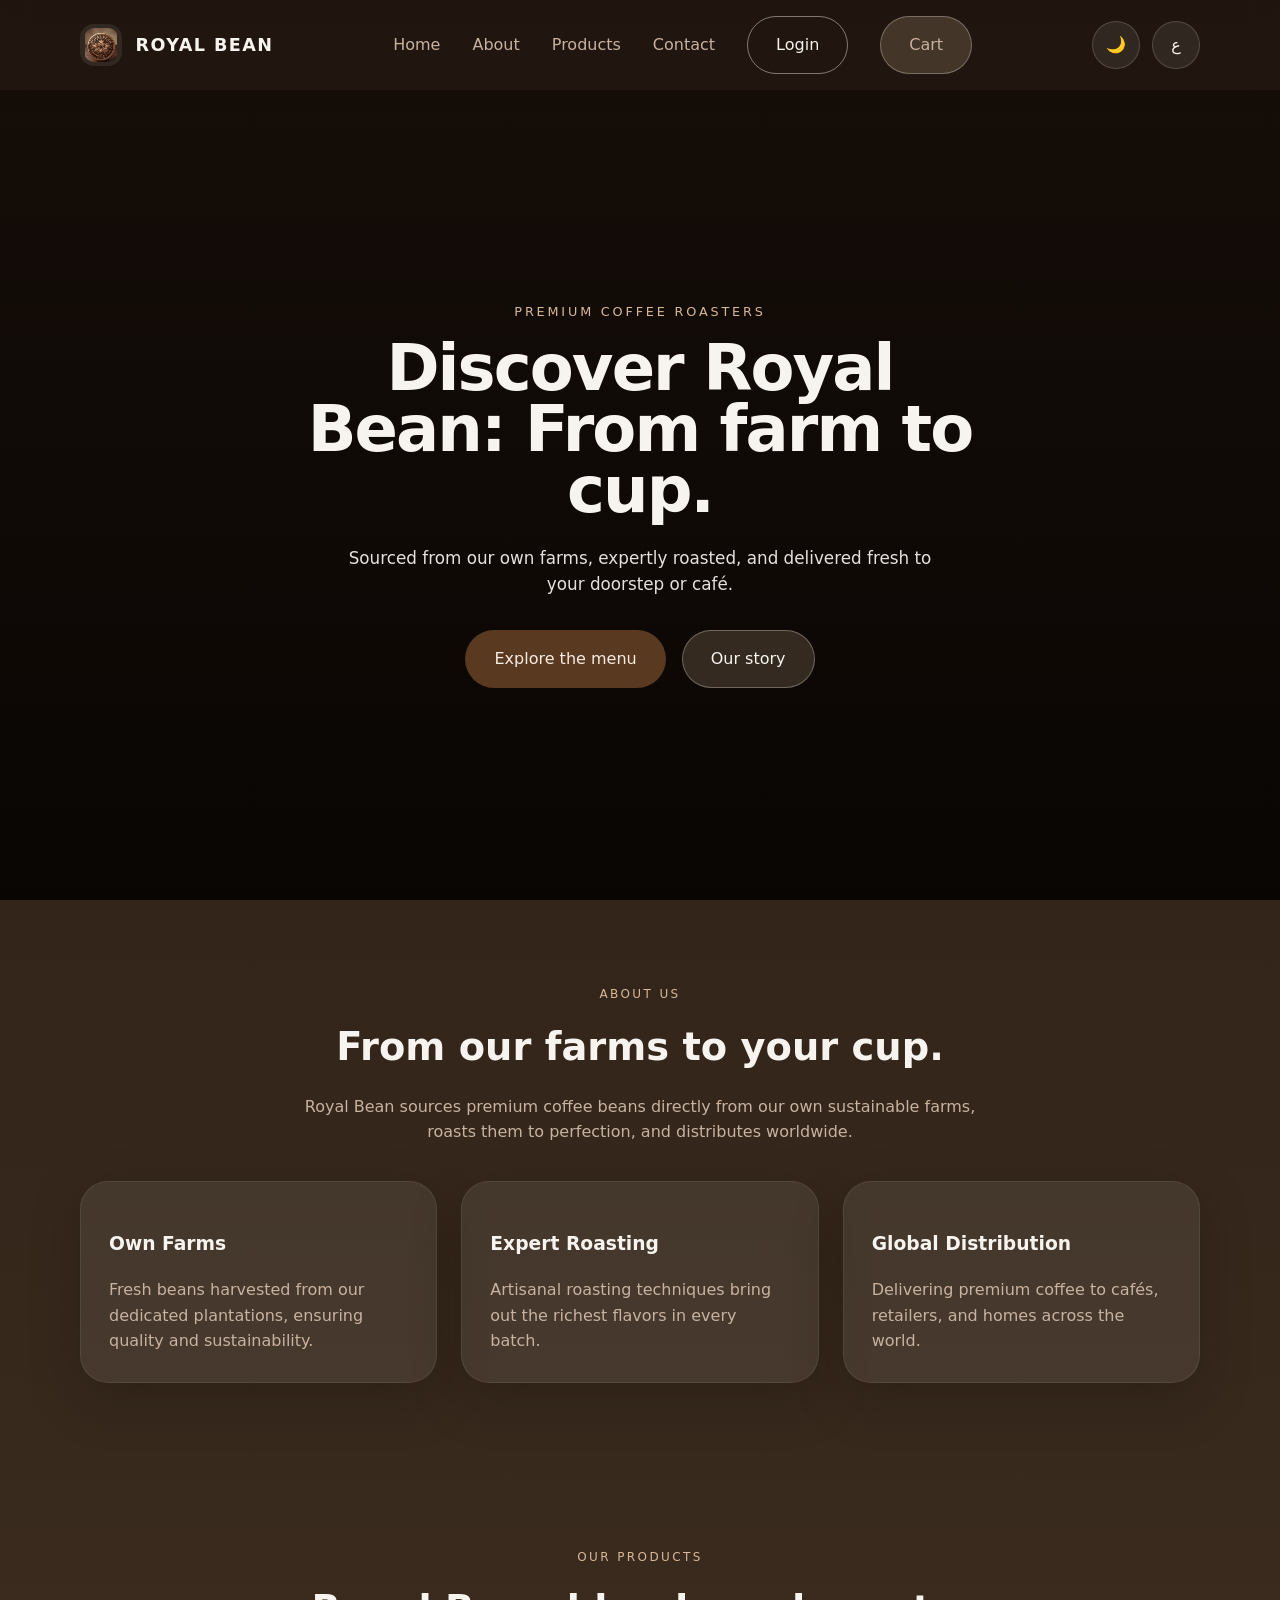
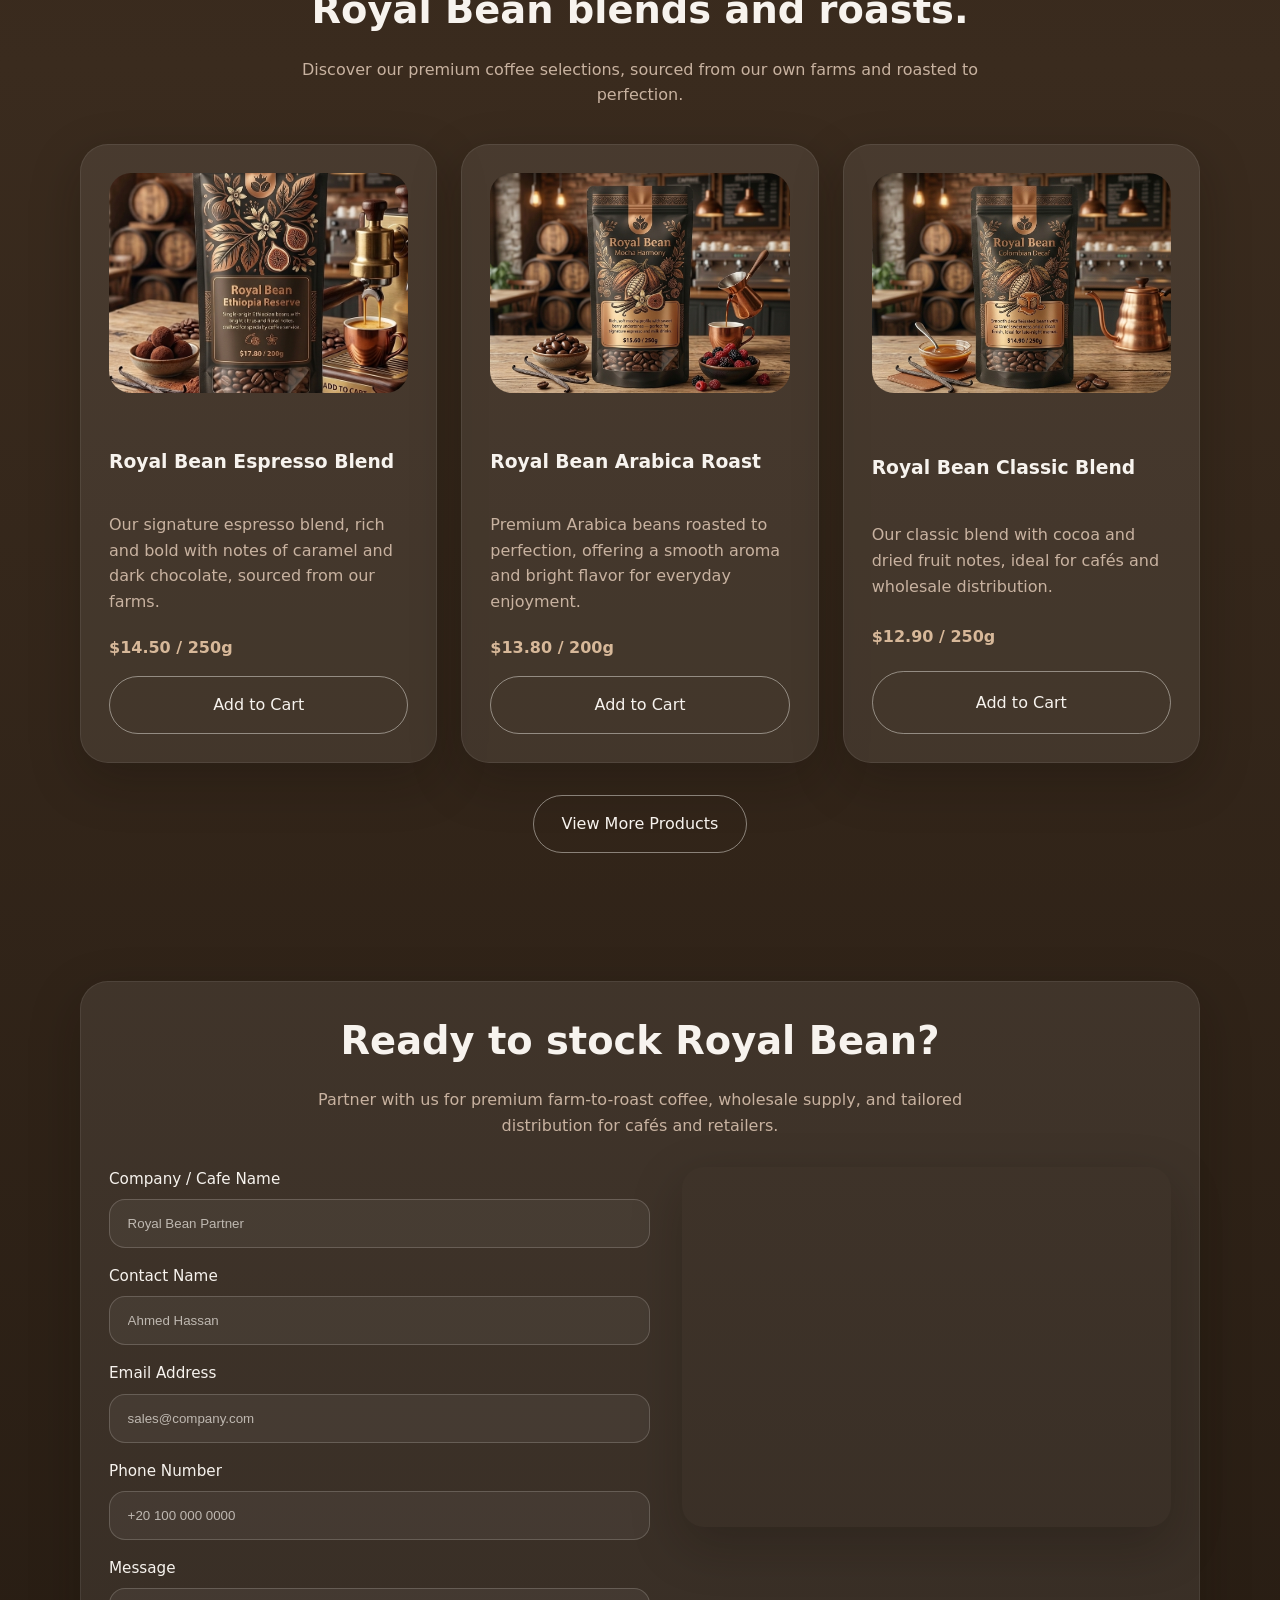
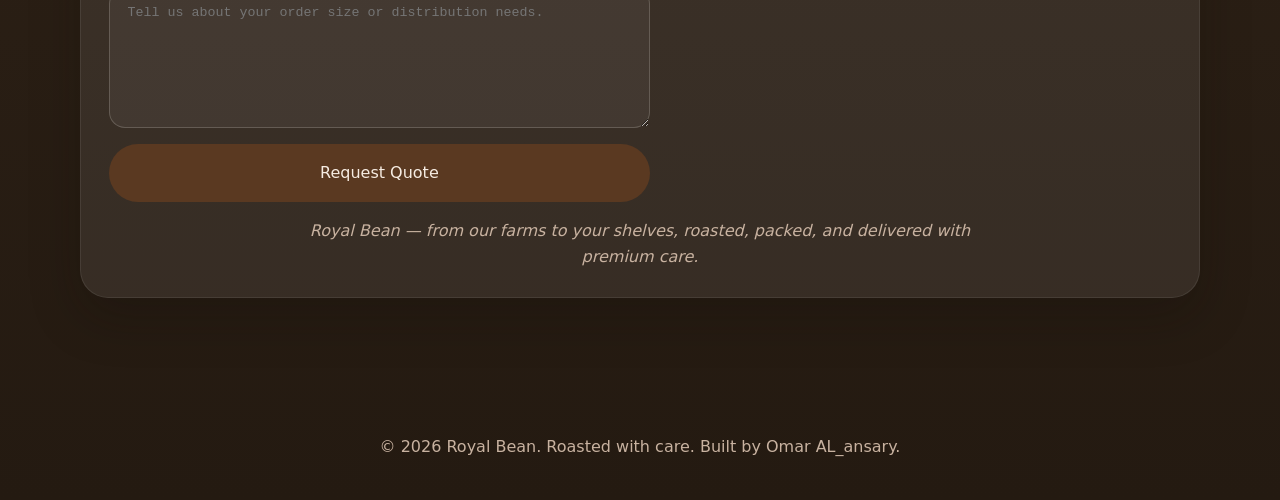
<file: index.html>
<!DOCTYPE html>
<html lang="en">
    <head>
        <meta charset="UTF-8">
        <meta name="viewport" content="width=device-width, initial-scale=1.0">
        <title>Royal Bean - Premium Coffee</title>
        <meta name="description"
            content="Royal Bean: Premium coffee sourced from our own farms, roasted to perfection, and distributed worldwide." />
        <link rel="stylesheet" href="stayle.css" />
        <link rel="shortcut icon" href="img/logo.png" type="image/x-icon">
    </head>
    <body>
        <header class="site-header">
            <div class="container header-inner">
                <a href="#home" class="brand">
                    <img src="img/logo.png" alt="Royal Bean Logo"
                        class="brand-logo" />
                    <span>Royal Bean</span>
                </a>
                <nav class="site-nav">
                    <a href="#home" data-i18n="nav.home">Home</a>
                    <a href="#about" data-i18n="nav.about">About</a>
                    <a href="#menu" data-i18n="nav.products">Products</a>
                    <a href="#contact" data-i18n="nav.contact">Contact</a>
                    <a href="login.html" class="button outline nav-cta"
                        data-i18n="nav.login">Login</a>
                    <a href="cart.html" class="button secondary nav-cta"
                        data-i18n="nav.cart">Cart</a>
                </nav>
                <div class="header-actions">
                    <button class="icon-button theme-toggle" type="button"
                        aria-label="Toggle dark mode">🌙</button>
                    <button class="icon-button lang-toggle" type="button"
                        aria-label="Switch language">ع</button>
                </div>
                <button class="nav-toggle" aria-label="Toggle navigation">
                    <span></span>
                    <span></span>
                    <span></span>
                </button>
            </div>
        </header>

        <main>
            <section id="home" class="hero">
                <div class="hero-overlay"></div>
                <div class="container hero-content fade-up">
                    <p class="eyebrow">Premium Coffee Roasters</p>
                    <h1>Discover Royal Bean: From farm to cup.</h1>
                    <p class="hero-copy">Sourced from our own farms, expertly
                        roasted, and delivered fresh to your doorstep or
                        café.</p>
                    <div class="hero-actions">
                        <a href="#menu" class="button primary">Explore the
                            menu</a>
                        <a href="#about" class="button secondary">Our story</a>
                    </div>
                </div>
            </section>

            <section id="about" class="section about-section container fade-up">
                <div class="section-intro">
                    <span class="section-label">About Us</span>
                    <h2>From our farms to your cup.</h2>
                    <p>Royal Bean sources premium coffee beans directly from our
                        own sustainable farms, roasts them to perfection, and
                        distributes worldwide.</p>
                </div>
                <div class="about-grid">
                    <article class="feature-card">
                        <h3>Own Farms</h3>
                        <p>Fresh beans harvested from our dedicated plantations,
                            ensuring quality and sustainability.</p>
                    </article>
                    <article class="feature-card">
                        <h3>Expert Roasting</h3>
                        <p>Artisanal roasting techniques bring out the richest
                            flavors in every batch.</p>
                    </article>
                    <article class="feature-card">
                        <h3>Global Distribution</h3>
                        <p>Delivering premium coffee to cafés, retailers, and
                            homes across the world.</p>
                    </article>
                </div>
            </section>

            <section id="menu" class="section menu-section container fade-up">
                <div class="section-intro">
                    <span class="section-label">Our Products</span>
                    <h2>Royal Bean blends and roasts.</h2>
                    <p>Discover our premium coffee selections, sourced from our
                        own farms and roasted to perfection.</p>
                </div>
                <div class="menu-grid">
                    <article class="menu-card">
                        <img class="menu-image"
                            src="img/1.png"
                            alt="Royal Bean Espresso Blend package" />
                        <h3>Royal Bean Espresso Blend</h3>
                        <p>Our signature espresso blend, rich and bold with
                            notes of caramel and dark chocolate, sourced from
                            our farms.</p>
                        <span class="price">$14.50 / 250g</span>
                        <button class="button outline add-to-cart"
                            data-name="Royal Bean Espresso Blend"
                            data-price="14.50">Add to Cart</button>
                    </article>
                    <article class="menu-card">
                        <img class="menu-image"
                            src="img/2.png"
                            alt="Royal Bean Arabica Roast jar" />
                        <h3>Royal Bean Arabica Roast</h3>
                        <p>Premium Arabica beans roasted to perfection, offering
                            a smooth aroma and bright flavor for everyday
                            enjoyment.</p>
                        <span class="price">$13.80 / 200g</span>
                        <button class="button outline add-to-cart"
                            data-name="Royal Bean Arabica Roast"
                            data-price="13.80">Add to Cart</button>
                    </article>
                    <article class="menu-card">
                        <img class="menu-image"
                            src="img/3.png"
                            alt="Royal Bean Classic Blend package" />
                        <h3>Royal Bean Classic Blend</h3>
                        <p>Our classic blend with cocoa and dried fruit notes,
                            ideal for cafés and wholesale distribution.</p>
                        <span class="price">$12.90 / 250g</span>
                        <button class="button outline add-to-cart"
                            data-name="Royal Bean Classic Blend"
                            data-price="12.90">Add to Cart</button>
                    </article>

                </div>
                <div class="section-actions">
                    <a href="more-products.html" class="button outline">View
                        More Products</a>
                </div>
            </section>

            <section id="contact" class="section contact-section fade-up">
                <div class="container contact-card">
                    <h2>Ready to stock Royal Bean?</h2>
                    <p>Partner with us for premium farm-to-roast coffee,
                        wholesale supply, and tailored distribution for cafés
                        and retailers.</p>
                    <div class="contact-grid">
                        <form class="contact-form" action="#" method="post">
                            <div class="field-group">
                                <label for="company">Company / Cafe Name</label>
                                <input id="company" type="text" name="company"
                                    placeholder="Royal Bean Partner" required />
                            </div>
                            <div class="field-group">
                                <label for="contact-name">Contact Name</label>
                                <input id="contact-name" type="text" name="name"
                                    placeholder="Ahmed Hassan" required />
                            </div>
                            <div class="field-group">
                                <label for="email">Email Address</label>
                                <input id="email" type="email" name="email"
                                    placeholder="sales@company.com" required />
                            </div>
                            <div class="field-group">
                                <label for="phone">Phone Number</label>
                                <input id="phone" type="tel" name="phone"
                                    placeholder="+20 100 000 0000" required />
                            </div>
                            <div class="field-group">
                                <label for="message">Message</label>
                                <textarea id="message" name="message" rows="4"
                                    placeholder="Tell us about your order size or distribution needs."></textarea>
                            </div>
                            <button type="submit" class="button primary">Request
                                Quote</button>
                        </form>
                        <div class="contact-map">
                            <iframe
                                src="https://www.google.com/maps/embed?pb=!1m18!1m12!1m3!1d3451.8372077368507!2d31.236447915141826!3d30.044419481878286!2m3!1f0!2f0!3f0!3m2!1i1024!2i768!4f13.1!3m3!1m2!1s0x1458472af8eb9d41%3A0x2f2f9dfb9d3c8d4e!2sCairo%2C%20Egypt!5e0!3m2!1sen!2sus!4v1700000000000!5m2!1sen!2sus"
                                loading="lazy"
                                referrerpolicy="no-referrer-when-downgrade"
                                title="Royal Bean Headquarters Location"></iframe>
                        </div>
                    </div>
                    <p class="company-tagline">Royal Bean — from our farms to
                        your shelves, roasted, packed, and delivered with
                        premium care.</p>
                </div>
            </section>
        </main>

        <footer class="site-footer">
            <div class="container footer-inner">
                <p>© 2026 Royal Bean. Roasted with care. Built by Omar
                    AL_ansary.</p>
            </div>
        </footer>

        <script src="script.js"></script>
    </body>
</html>
</file>
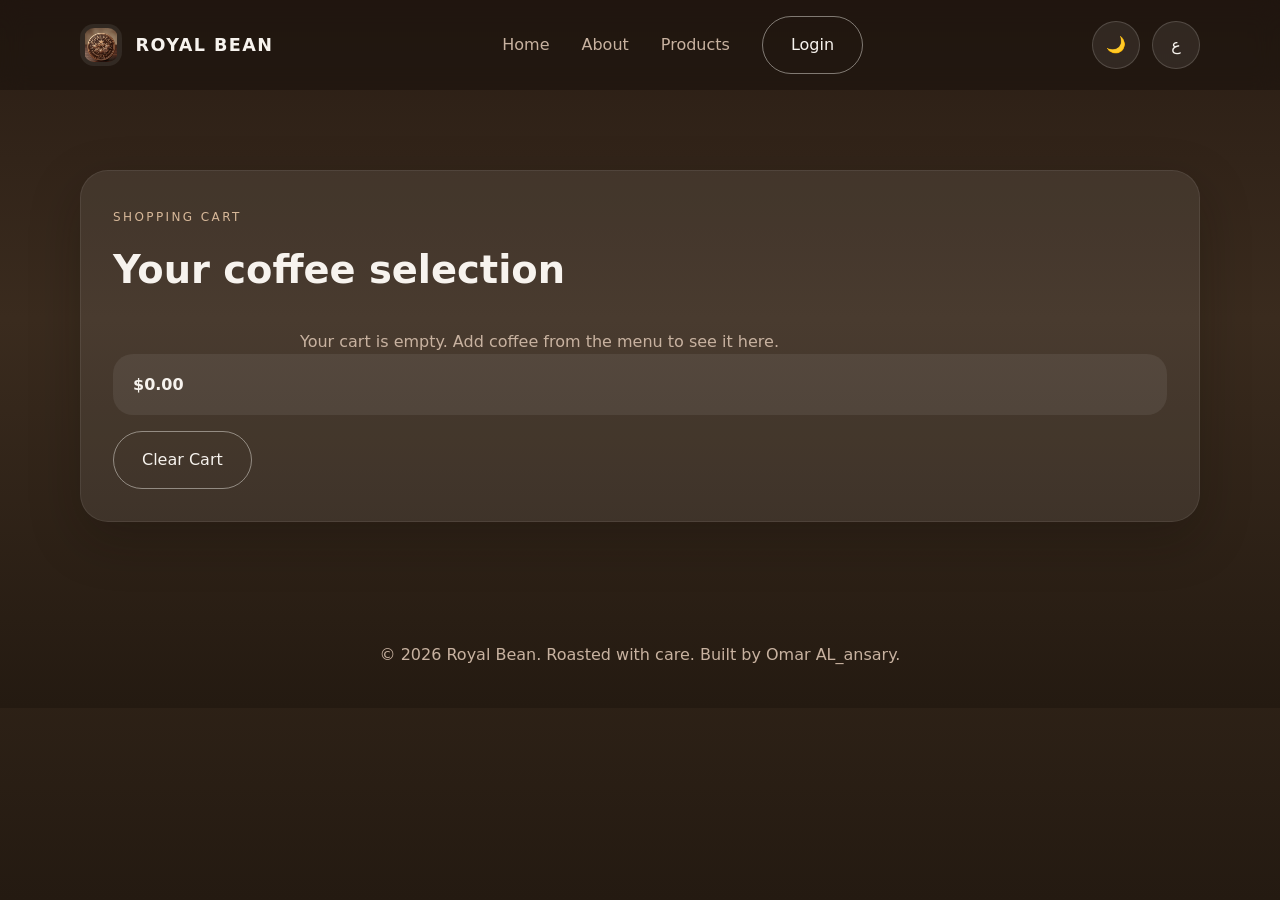
<file: cart.html>
<!DOCTYPE html>
<html lang="en">
    <head>
        <meta charset="UTF-8" />
        <meta name="viewport" content="width=device-width, initial-scale=1.0" />
        <title>Royal Bean - Cart</title>
        <meta name="description"
            content="Shopping cart page for Royal Bean coffee products." />
        <link rel="stylesheet" href="stayle.css" />
    </head>
    <body class="cart-page">
        <header class="site-header">
            <div class="container header-inner">
                <a href="index.html#home" class="brand">
                    <img src="img/logo.png" alt="Royal Bean Logo"
                        class="brand-logo" />
                    <span>Royal Bean</span>
                </a>
                <nav class="site-nav">
                    <a href="index.html#home" data-i18n="nav.home">Home</a>
                    <a href="index.html#about" data-i18n="nav.about">About</a>
                    <a href="index.html#menu"
                        data-i18n="nav.products">Products</a>
                    <a href="login.html" class="button outline nav-cta"
                        data-i18n="nav.login">Login</a>
                </nav>
                <div class="header-actions">
                    <button class="icon-button theme-toggle" type="button"
                        aria-label="Toggle dark mode">🌙</button>
                    <button class="icon-button lang-toggle" type="button"
                        aria-label="Switch language">ع</button>
                </div>
                <button class="nav-toggle" aria-label="Toggle navigation">
                    <span></span>
                    <span></span>
                    <span></span>
                </button>
            </div>
        </header>

        <main>
            <section class="section cart-section">
                <div class="container cart-card fade-up">
                    <span class="section-label">Shopping Cart</span>
                    <h2>Your coffee selection</h2>
                    <div class="cart-items"></div>
                    <p class="cart-empty">Your cart is empty. Add coffee from
                        the menu to see it here.</p>
                    <div class="cart-total">Total: $0.00</div>
                    <button class="button outline clear-cart">Clear
                        Cart</button>
                </div>
            </section>
        </main>

        <footer class="site-footer">
            <div class="container footer-inner">
                <p>© 2026 Royal Bean. Roasted with care. Built by Omar
                    AL_ansary.</p>
            </div>
        </footer>

        <script src="script.js"></script>
    </body>
</html>
</file>
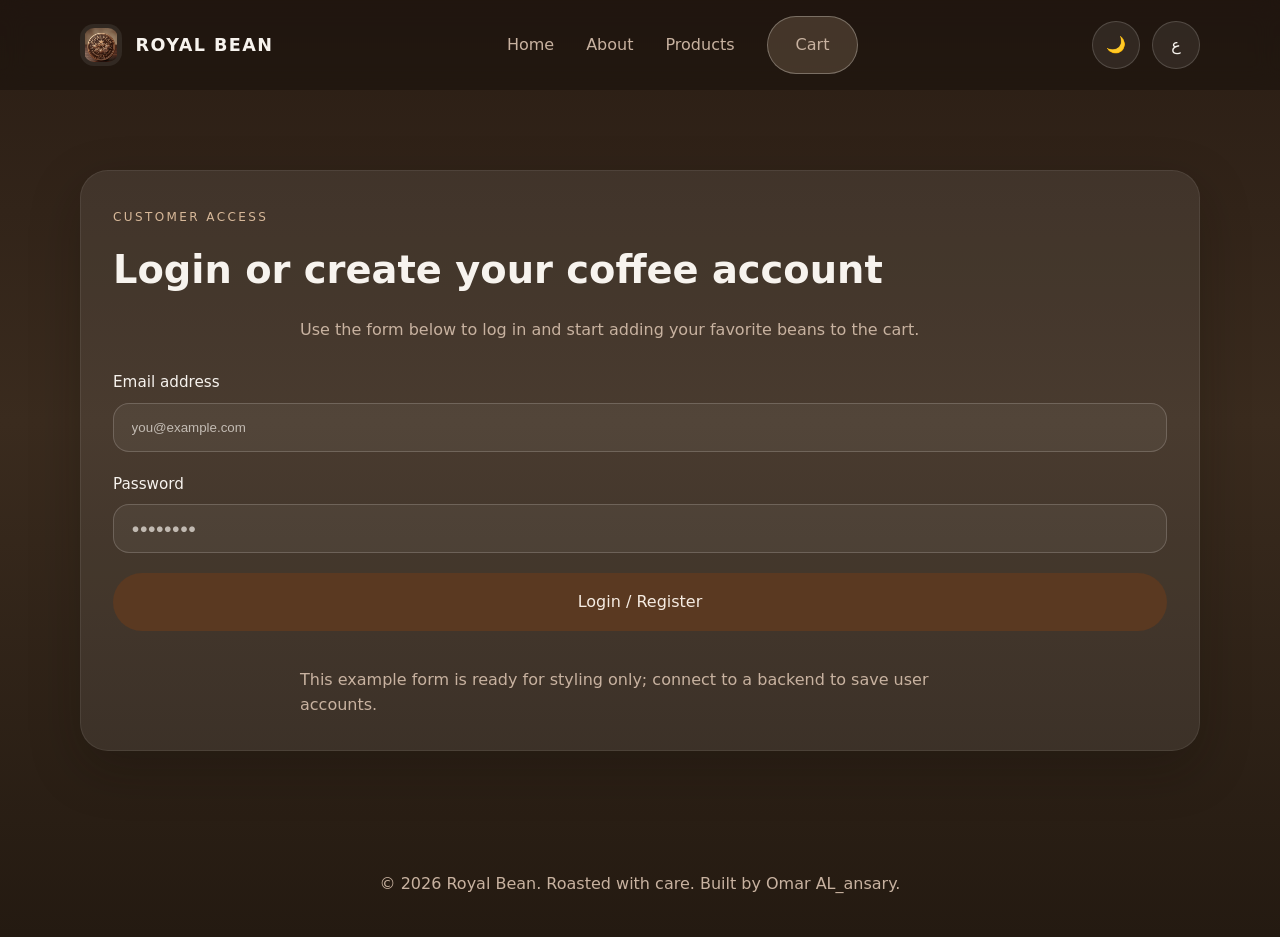
<file: login.html>
<!DOCTYPE html>
<html lang="en">
    <head>
        <meta charset="UTF-8" />
        <meta name="viewport" content="width=device-width, initial-scale=1.0" />
        <title>Royal Bean - Login</title>
        <meta
            name="description"
            content="Login page for Royal Bean coffee company with a register form." />
        <link rel="stylesheet" href="stayle.css" />
    </head>
    <body>
        <header class="site-header">
            <div class="container header-inner">
                <a href="index.html#home" class="brand">
                    <img src="img/logo.png" alt="Royal Bean Logo"
                        class="brand-logo" />
                    <span>Royal Bean</span>
                </a>
                <nav class="site-nav">
                    <a href="index.html#home" data-i18n="nav.home">Home</a>
                    <a href="index.html#about" data-i18n="nav.about">About</a>
                    <a href="index.html#menu"
                        data-i18n="nav.products">Products</a>
                    <a href="cart.html" class="button secondary nav-cta"
                        data-i18n="nav.cart">Cart</a>
                </nav>
                <div class="header-actions">
                    <button class="icon-button theme-toggle" type="button"
                        aria-label="Toggle dark mode">🌙</button>
                    <button class="icon-button lang-toggle" type="button"
                        aria-label="Switch language">ع</button>
                </div>
                <button class="nav-toggle" aria-label="Toggle navigation">
                    <span></span>
                    <span></span>
                    <span></span>
                </button>
            </div>
        </header>

        <main>
            <section class="section cart-section">
                <div class="container cart-card fade-up">
                    <span class="section-label">Customer Access</span>
                    <h2>Login or create your coffee account</h2>
                    <p>
                        Use the form below to log in and start adding your
                        favorite beans
                        to the cart.
                    </p>
                    <form class="auth-panel" action="#" method="post">
                        <div class="field-group">
                            <label for="email">Email address</label>
                            <input id="email" type="email" name="email"
                                placeholder="you@example.com" required />
                        </div>
                        <div class="field-group">
                            <label for="password">Password</label>
                            <input id="password" type="password" name="password"
                                placeholder="●●●●●●●●" required />
                        </div>
                        <button type="submit" class="button primary">Login /
                            Register</button>
                        <p class="cart-empty">This example form is ready for
                            styling only; connect to a backend to save user
                            accounts.</p>
                    </form>
                </div>
            </section>
        </main>

        <footer class="site-footer">
            <div class="container footer-inner">
                <p>© 2026 Royal Bean. Roasted with care. Built by Omar
                    AL_ansary.</p>
            </div>
        </footer>

        <script src="script.js"></script>
    </body>
</html>
</file>
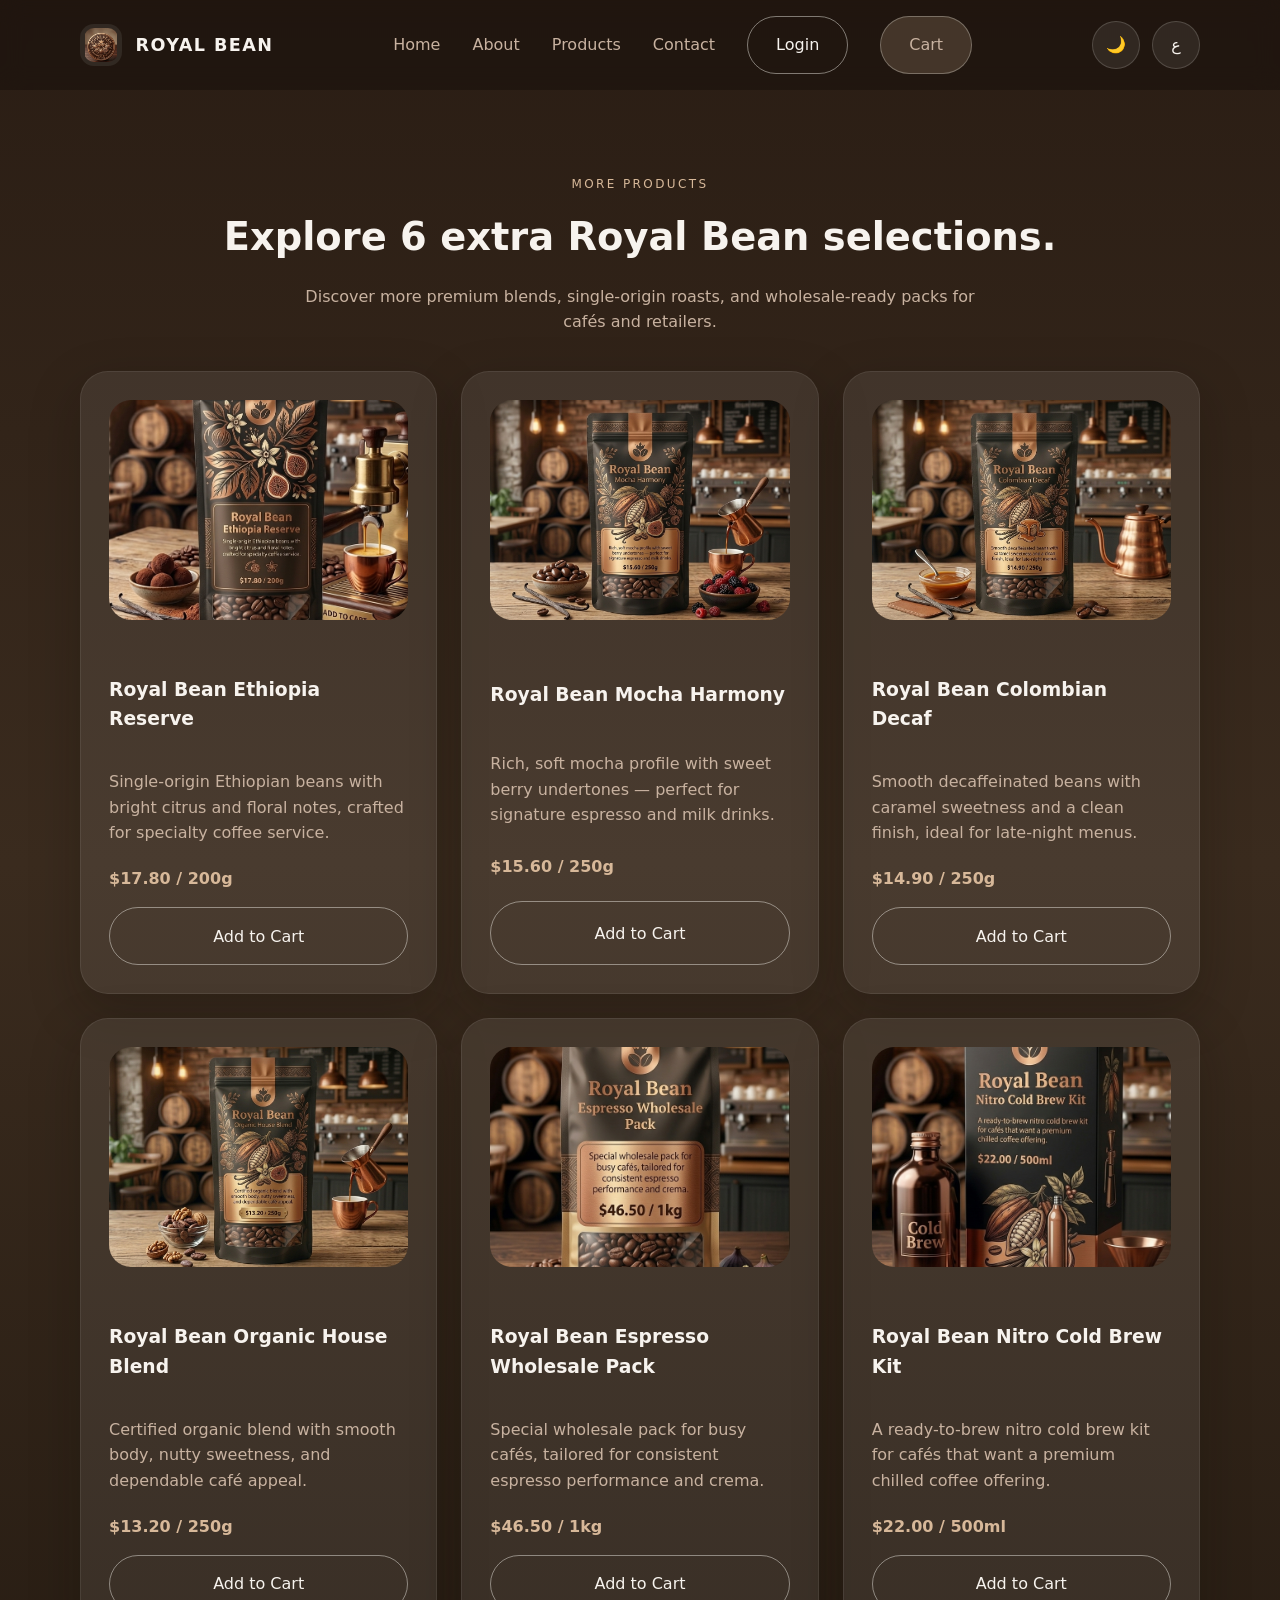
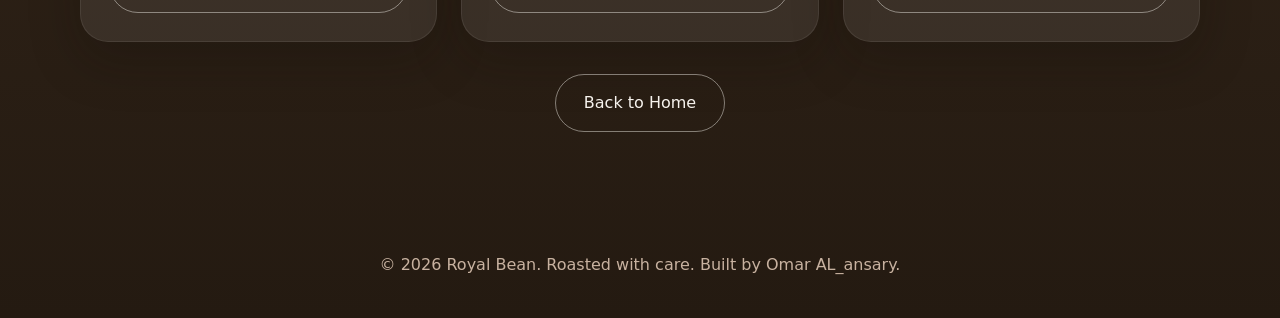
<file: more-products.html>
<!DOCTYPE html>
<html lang="en">
    <head>
        <meta charset="UTF-8" />
        <meta name="viewport" content="width=device-width, initial-scale=1.0" />
        <title>Royal Bean — More Products</title>
        <meta
            name="description"
            content="Royal Bean extra premium coffee products — explore more blends and wholesale offers." />
        <link rel="stylesheet" href="stayle.css" />
        <link rel="shortcut icon" href="img/logo.png" type="image/x-icon" />
    </head>
    <body>
        <header class="site-header">
            <div class="container header-inner">
                <a href="index.html" class="brand">
                    <img src="img/logo.png" alt="Royal Bean Logo"
                        class="brand-logo" />
                    <span>Royal Bean</span>
                </a>
                <nav class="site-nav">
                    <a href="index.html#home">Home</a>
                    <a href="index.html#about">About</a>
                    <a href="index.html#menu">Products</a>
                    <a href="index.html#contact">Contact</a>
                    <a href="login.html"
                        class="button outline nav-cta">Login</a>
                    <a href="cart.html"
                        class="button secondary nav-cta">Cart</a>
                </nav>
                <div class="header-actions">
                    <button class="icon-button theme-toggle" type="button"
                        aria-label="Toggle dark mode">🌙</button>
                    <button class="icon-button lang-toggle" type="button"
                        aria-label="Switch language">ع</button>
                </div>
                <button class="nav-toggle" aria-label="Toggle navigation">
                    <span></span>
                    <span></span>
                    <span></span>
                </button>
            </div>
        </header>

        <main>
            <section id="more-products"
                class="section menu-section container fade-up">
                <div class="section-intro">
                    <span class="section-label">More Products</span>
                    <h2>Explore 6 extra Royal Bean selections.</h2>
                    <p>Discover more premium blends, single-origin roasts, and
                        wholesale-ready packs for cafés and retailers.</p>
                </div>
                <div class="menu-grid">
                    <article class="menu-card">
                        <img class="menu-image"
                            src="img/1.png"
                            alt="Royal Bean Ethiopia Reserve package" />
                        <h3>Royal Bean Ethiopia Reserve</h3>
                        <p>Single-origin Ethiopian beans with bright citrus and
                            floral notes, crafted for specialty coffee
                            service.</p>
                        <span class="price">$17.80 / 200g</span>
                        <button class="button outline add-to-cart"
                            data-name="Royal Bean Ethiopia Reserve"
                            data-price="17.80">Add to Cart</button>
                    </article>
                    <article class="menu-card">
                        <img class="menu-image"
                            src="img/2.png"
                            alt="Royal Bean Mocha Harmony tin" />
                        <h3>Royal Bean Mocha Harmony</h3>
                        <p>Rich, soft mocha profile with sweet berry undertones
                            — perfect for signature espresso and milk
                            drinks.</p>
                        <span class="price">$15.60 / 250g</span>
                        <button class="button outline add-to-cart"
                            data-name="Royal Bean Mocha Harmony"
                            data-price="15.60">Add to Cart</button>
                    </article>
                    <article class="menu-card">
                        <img class="menu-image"
                            src="img/3.png"
                            alt="Royal Bean Colombian Decaf bag" />
                        <h3>Royal Bean Colombian Decaf</h3>
                        <p>Smooth decaffeinated beans with caramel sweetness and
                            a clean finish, ideal for late-night menus.</p>
                        <span class="price">$14.90 / 250g</span>
                        <button class="button outline add-to-cart"
                            data-name="Royal Bean Colombian Decaf"
                            data-price="14.90">Add to Cart</button>
                    </article>
                    <article class="menu-card">
                        <img class="menu-image"
                            src="img/4.png"
                            alt="Royal Bean Organic House Blend" />
                        <h3>Royal Bean Organic House Blend</h3>
                        <p>Certified organic blend with smooth body, nutty
                            sweetness, and dependable café appeal.</p>
                        <span class="price">$13.20 / 250g</span>
                        <button class="button outline add-to-cart"
                            data-name="Royal Bean Organic House Blend"
                            data-price="13.20">Add to Cart</button>
                    </article>
                    <article class="menu-card">
                        <img class="menu-image"
                            src="img/5.png"
                            alt="Royal Bean Espresso Wholesale Pack" />
                        <h3>Royal Bean Espresso Wholesale Pack</h3>
                        <p>Special wholesale pack for busy cafés, tailored for
                            consistent espresso performance and crema.</p>
                        <span class="price">$46.50 / 1kg</span>
                        <button class="button outline add-to-cart"
                            data-name="Royal Bean Espresso Wholesale Pack"
                            data-price="46.50">Add to Cart</button>
                    </article>
                    <article class="menu-card">
                        <img class="menu-image"
                            src="img/6.png"
                            alt="Royal Bean Nitro Cold Brew Kit" />
                        <h3>Royal Bean Nitro Cold Brew Kit</h3>
                        <p>A ready-to-brew nitro cold brew kit for cafés that
                            want a premium chilled coffee offering.</p>
                        <span class="price">$22.00 / 500ml</span>
                        <button class="button outline add-to-cart"
                            data-name="Royal Bean Nitro Cold Brew Kit"
                            data-price="22.00">Add to Cart</button>
                    </article>
                </div>
                <div class="section-actions">
                    <a href="index.html" class="button outline">Back to Home</a>
                </div>
            </section>
        </main>

        <footer class="site-footer">
            <div class="container footer-inner">
                <p>© 2026 Royal Bean. Roasted with care. Built by Omar
                    AL_ansary.</p>
            </div>
        </footer>

        <script src="script.js"></script>
    </body>
</html>
</file>
<file: stayle.css>
:root {
  --cream: #f6ece2;
  --sand: #d7b899;
  --tan: #b18a60;
  --brown: #5a3921;
  --dark: #2a1d14;
  --soft-black: #1a120a;
  --text: #f7f3ee;
  --muted: #c8b2a0;
  --bg-start: #2a1d14;
  --bg-mid: #3a2b1e;
  --bg-end: #241a11;
  --header-bg: rgba(20, 14, 10, 0.45);
  --header-scrolled-bg: rgba(15, 9, 6, 0.92);
  --card-bg: rgba(255, 250, 244, 0.08);
  --button-bg: var(--brown);
  --button-text: var(--cream);
  --shadow: 0 18px 50px rgba(17, 10, 6, 0.25);
}

.light-mode {
  --text: #2d1d12;
  --muted: #6b5440;
  --bg-start: #f3efe7;
  --bg-mid: #e4d7c9;
  --bg-end: #d3bfae;
  --header-bg: rgba(255, 255, 255, 0.88);
  --header-scrolled-bg: rgba(255, 255, 255, 0.95);
  --card-bg: rgba(255, 255, 255, 0.78);
  --button-bg: #8c6d48;
  --button-text: #ffffff;
  --shadow: 0 18px 50px rgba(17, 10, 6, 0.12);
}

.light-mode .brand,
.light-mode .eyebrow,
.light-mode .feature-card h3,
.light-mode .menu-card h3,
.light-mode .contact-card h2,
.light-mode .company-tagline,
.light-mode .section h2 {
  color: var(--text);
}

.light-mode .icon-button {
  border-color: rgba(0, 0, 0, 0.16);
  background: rgba(0, 0, 0, 0.05);
  color: var(--text);
}

.light-mode .site-nav a,
.light-mode .site-nav .button {
  color: var(--muted);
}

.light-mode .site-nav a:hover,
.light-mode .site-nav .button:hover {
  color: var(--text);
}

.light-mode .feature-card,
.light-mode .menu-card,
.light-mode .contact-card,
.light-mode .cart-card {
  background: rgba(255, 255, 255, 0.9);
  border-color: rgba(0, 0, 0, 0.08);
}

.light-mode .contact-form textarea {
  background: rgba(255, 255, 255, 0.95);
  border-color: rgba(0, 0, 0, 0.12);
}

.light-mode .company-tagline {
  color: var(--text);
}

* {
  box-sizing: border-box;
}

html,
body {
  margin: 0;
  padding: 0;
  min-height: 100%;
  font-family:
    Inter,
    system-ui,
    -apple-system,
    BlinkMacSystemFont,
    "Segoe UI",
    sans-serif;
  color: var(--text);
  background: linear-gradient(
    180deg,
    var(--bg-start) 0%,
    var(--bg-mid) 45%,
    var(--bg-end) 100%
  );
}

body {
  line-height: 1.6;
}

img {
  max-width: 100%;
  display: block;
}

button,
.button {
  font: inherit;
}

.container {
  width: min(1120px, calc(100% - 2rem));
  margin: 0 auto;
}

.site-header {
  position: sticky;
  top: 0;
  z-index: 20;
  background: var(--header-bg);
  backdrop-filter: blur(12px);
  transition:
    background 0.3s ease,
    box-shadow 0.3s ease;
}

.site-header.scrolled {
  background: var(--header-scrolled-bg);
  box-shadow: 0 10px 30px rgba(0, 0, 0, 0.2);
}

.header-inner {
  display: flex;
  align-items: center;
  justify-content: space-between;
  gap: 1rem;
  padding: 1rem 0;
}

.brand {
  display: inline-flex;
  align-items: center;
  gap: 0.85rem;
  color: var(--text);
  text-decoration: none;
  font-weight: 700;
  letter-spacing: 0.08em;
  font-size: 1.1rem;
  text-transform: uppercase;
}

.brand-logo {
  width: 42px;
  height: 42px;
  object-fit: contain;
  border-radius: 14px;
  background: rgba(255, 250, 244, 0.08);
  padding: 0.25rem;
}

.site-nav {
  display: flex;
  align-items: center;
  gap: 1.75rem;
}

.site-nav a,
.site-nav .button {
  color: var(--muted);
  text-decoration: none;
  transition:
    color 0.2s ease,
    background 0.2s ease,
    border-color 0.2s ease;
}

.header-actions {
  display: flex;
  align-items: center;
  gap: 0.75rem;
}

.icon-button {
  display: inline-flex;
  align-items: center;
  justify-content: center;
  width: 48px;
  height: 48px;
  border-radius: 999px;
  border: 1px solid rgba(255, 250, 244, 0.16);
  background: rgba(255, 250, 244, 0.08);
  color: var(--text);
  cursor: pointer;
  transition:
    background 0.2s ease,
    transform 0.2s ease;
}

.icon-button:hover {
  background: rgba(255, 250, 244, 0.18);
  transform: translateY(-1px);
}

.site-nav a:hover,
.site-nav .button:hover {
  color: var(--text);
}

.site-nav a:hover {
  color: var(--text);
}

.nav-toggle {
  display: none;
  flex-direction: column;
  justify-content: space-between;
  width: 2rem;
  height: 1.4rem;
  padding: 0;
  border: 0;
  background: transparent;
  cursor: pointer;
}

.nav-toggle span {
  display: block;
  height: 2px;
  width: 100%;
  background: var(--text);
  border-radius: 99px;
}

.hero {
  position: relative;
  min-height: 80vh;
  display: grid;
  place-items: center;
  padding: 4rem 0;
  background-image:
    linear-gradient(rgba(12, 7, 4, 0.52), rgba(12, 7, 4, 0.52)),
    url("https://images.unsplash.com/photo-1509042239860-f550ce710b93?auto=format&fit=crop&w=1400&q=80");
  background-size: cover;
  background-position: center;
}

.hero-overlay {
  position: absolute;
  inset: 0;
  background: linear-gradient(180deg, rgba(14, 8, 4, 0.5), rgba(7, 4, 2, 0.9));
}

.hero-content {
  position: relative;
  max-width: 720px;
  text-align: center;
  z-index: 1;
}

.eyebrow {
  margin: 0 0 1rem;
  color: var(--sand);
  letter-spacing: 0.22em;
  text-transform: uppercase;
  font-size: 0.8rem;
}

.hero h1 {
  margin: 0;
  font-size: clamp(2.6rem, 5vw, 4.8rem);
  line-height: 0.95;
  letter-spacing: -0.03em;
}

.hero-copy {
  margin: 1.5rem auto 2rem;
  max-width: 620px;
  color: var(--text);
  font-size: 1.05rem;
  opacity: 0.92;
}

.hero-actions {
  display: flex;
  flex-wrap: wrap;
  justify-content: center;
  gap: 1rem;
}

.section-actions {
  display: flex;
  justify-content: center;
  margin-top: 2rem;
}

.button {
  display: inline-flex;
  align-items: center;
  justify-content: center;
  padding: 0.95rem 1.75rem;
  border-radius: 999px;
  border: 1px solid transparent;
  text-decoration: none;
  transition:
    transform 0.2s ease,
    background 0.2s ease,
    color 0.2s ease;
  background: var(--button-bg);
  color: var(--button-text);
}

.button:hover {
  transform: translateY(-1px);
}

.button.outline {
  background: transparent;
  border-color: rgba(247, 243, 238, 0.45);
  color: var(--text);
}

.light-mode .button.outline {
  border-color: rgba(0, 0, 0, 0.16);
  color: var(--text);
}

.nav-cta {
  white-space: nowrap;
}

.auth-panel {
  display: grid;
  gap: 1.25rem;
  margin-top: 1.75rem;
}

.field-group {
  display: grid;
  gap: 0.5rem;
}

.field-group label {
  color: var(--text);
  font-size: 0.95rem;
}

.field-group input {
  width: 100%;
  border: 1px solid rgba(255, 250, 244, 0.18);
  background: rgba(255, 250, 244, 0.05);
  color: var(--text);
  border-radius: 16px;
  padding: 1rem 1.1rem;
}

.field-group input::placeholder {
  color: rgba(255, 250, 244, 0.65);
}

.light-mode .field-group input::placeholder,
.light-mode .contact-form textarea::placeholder {
  color: rgba(0, 0, 0, 0.45);
}

.clear-cart {
  display: inline-flex;
  margin-top: 1rem;
}

.primary {
  background: var(--brown);
  color: var(--button-text);
}

.secondary {
  background: rgba(230, 198, 162, 0.18);
  color: var(--text);
  border-color: rgba(247, 243, 238, 0.3);
}

.light-mode .secondary {
  background: rgba(140, 109, 72, 0.14);
  color: var(--text);
  border-color: rgba(0, 0, 0, 0.16);
}

.light-mode .hero-overlay {
  background: linear-gradient(
    180deg,
    rgba(255, 255, 255, 0.15),
    rgba(255, 255, 255, 0.3)
  );
}

.light-mode .hero h1 {
  color: #1a1a1a;
  text-shadow: 0 2px 8px rgba(0, 0, 0, 0.1);
}

.light-mode .hero-copy {
  color: #2d1d12;
  text-shadow: 0 1px 4px rgba(0, 0, 0, 0.05);
}

.light-mode .eyebrow {
  color: #8c6d48;
}

.section {
  padding: 5rem 0;
}

.section-intro {
  text-align: center;
  margin-bottom: 2.25rem;
}

.section-label {
  display: inline-block;
  margin-bottom: 0.75rem;
  color: var(--sand);
  text-transform: uppercase;
  letter-spacing: 0.2em;
  font-size: 0.75rem;
}

.section h2 {
  margin: 0;
  font-size: clamp(2rem, 3vw, 3rem);
}

.section p {
  max-width: 680px;
  margin: 1rem auto 0;
  color: var(--muted);
}

.about-grid,
.menu-grid {
  display: grid;
  gap: 1.5rem;
}

.feature-card,
.menu-card,
.contact-card {
  background: rgba(255, 250, 244, 0.08);
  border: 1px solid rgba(255, 250, 244, 0.08);
  border-radius: 28px;
  padding: 1.75rem;
  box-shadow: var(--shadow);
}

.menu-image {
  width: 100%;
  height: 220px;
  object-fit: cover;
  border-radius: 22px;
  margin-bottom: 1.25rem;
}
.menu-card p {
  margin: 0;
  color: var(--muted);
}

.menu-card {
  display: grid;
  gap: 1rem;
}

.price {
  display: inline-flex;
  margin-top: 0.25rem;
  color: var(--sand);
  font-weight: 700;
}

.contact-section {
  padding-top: 3rem;
  padding-bottom: 6rem;
}

.contact-card {
  max-width: 1120px;
  margin: 0 auto;
  text-align: center;
}

.contact-card h2 {
  margin-bottom: 0.75rem;
}

.contact-grid {
  display: grid;
  grid-template-columns: 1.05fr 0.95fr;
  gap: 2rem;
  align-items: start;
  margin-top: 1.75rem;
  text-align: left;
}

.contact-form {
  display: grid;
  gap: 1rem;
}

.contact-form textarea {
  width: 100%;
  min-height: 140px;
  resize: vertical;
  border: 1px solid rgba(255, 250, 244, 0.18);
  background: rgba(255, 250, 244, 0.05);
  color: var(--text);
  border-radius: 16px;
  padding: 1rem 1.1rem;
}

.contact-map iframe {
  width: 100%;
  min-height: 360px;
  border: 0;
  border-radius: 22px;
  box-shadow: var(--shadow);
}

.company-tagline {
  margin-top: 2rem;
  color: var(--cream);
  font-size: 1rem;
  font-style: italic;
}

@media (max-width: 767px) {
  .contact-grid {
    grid-template-columns: 1fr;
  }

  .contact-card {
    padding: 1.5rem 0;
  }
}

.cart-section {
  padding: 5rem 0;
}

.cart-card {
  background: rgba(255, 250, 244, 0.08);
  border: 1px solid rgba(255, 250, 244, 0.08);
  border-radius: 28px;
  padding: 2rem;
  box-shadow: var(--shadow);
}

.cart-items {
  display: grid;
  gap: 1rem;
  margin-bottom: 1.75rem;
}

.cart-row {
  display: flex;
  justify-content: space-between;
  gap: 1rem;
  padding: 1rem 1.1rem;
  background: rgba(255, 255, 255, 0.05);
  border-radius: 20px;
}

.cart-row-name span {
  display: block;
  margin-top: 0.35rem;
  color: var(--muted);
  font-size: 0.95rem;
}

.cart-total {
  display: inline-flex;
  justify-content: space-between;
  align-items: center;
  width: 100%;
  padding: 1.1rem 1.25rem;
  border-radius: 20px;
  background: rgba(255, 255, 255, 0.07);
  font-size: 1rem;
  font-weight: 700;
}

.cart-empty {
  color: var(--muted);
  margin: 1rem 0 0;
}

.hidden {
  display: none;
}

.site-footer {
  padding: 1.5rem 0;
  text-align: center;
  color: var(--muted);
}

.footer-inner {
  width: min(1120px, calc(100% - 2rem));
  margin: 0 auto;
}

.fade-up {
  opacity: 0;
  transform: translateY(28px);
  transition:
    opacity 0.8s ease,
    transform 0.8s ease;
}

.fade-up.visible {
  opacity: 1;
  transform: translateY(0);
}

@media (min-width: 768px) {
  .hero {
    min-height: 90vh;
    padding: 6rem 0;
  }

  .site-nav {
    gap: 2rem;
  }

  .about-grid {
    grid-template-columns: repeat(3, minmax(0, 1fr));
  }

  .menu-grid {
    grid-template-columns: repeat(3, minmax(0, 1fr));
  }
}

@media (max-width: 767px) {
  .site-nav {
    position: absolute;
    top: 100%;
    right: 1rem;
    left: 1rem;
    flex-direction: column;
    align-items: flex-start;
    gap: 1rem;
    padding: 1.25rem 1.25rem 1.5rem;
    background: rgba(18, 12, 8, 0.96);
    border-radius: 18px;
    transform: translateY(-0.5rem) scaleY(0.95);
    opacity: 0;
    pointer-events: none;
    max-height: 0;
    overflow: hidden;
    transition:
      opacity 0.25s ease,
      transform 0.25s ease,
      max-height 0.25s ease;
  }

  .site-header.nav-open .site-nav {
    opacity: 1;
    pointer-events: auto;
    transform: translateY(0) scaleY(1);
    max-height: 420px;
  }

  .nav-toggle {
    display: inline-flex;
  }

  .site-header {
    padding: 0 0.5rem;
  }
}
</file>
